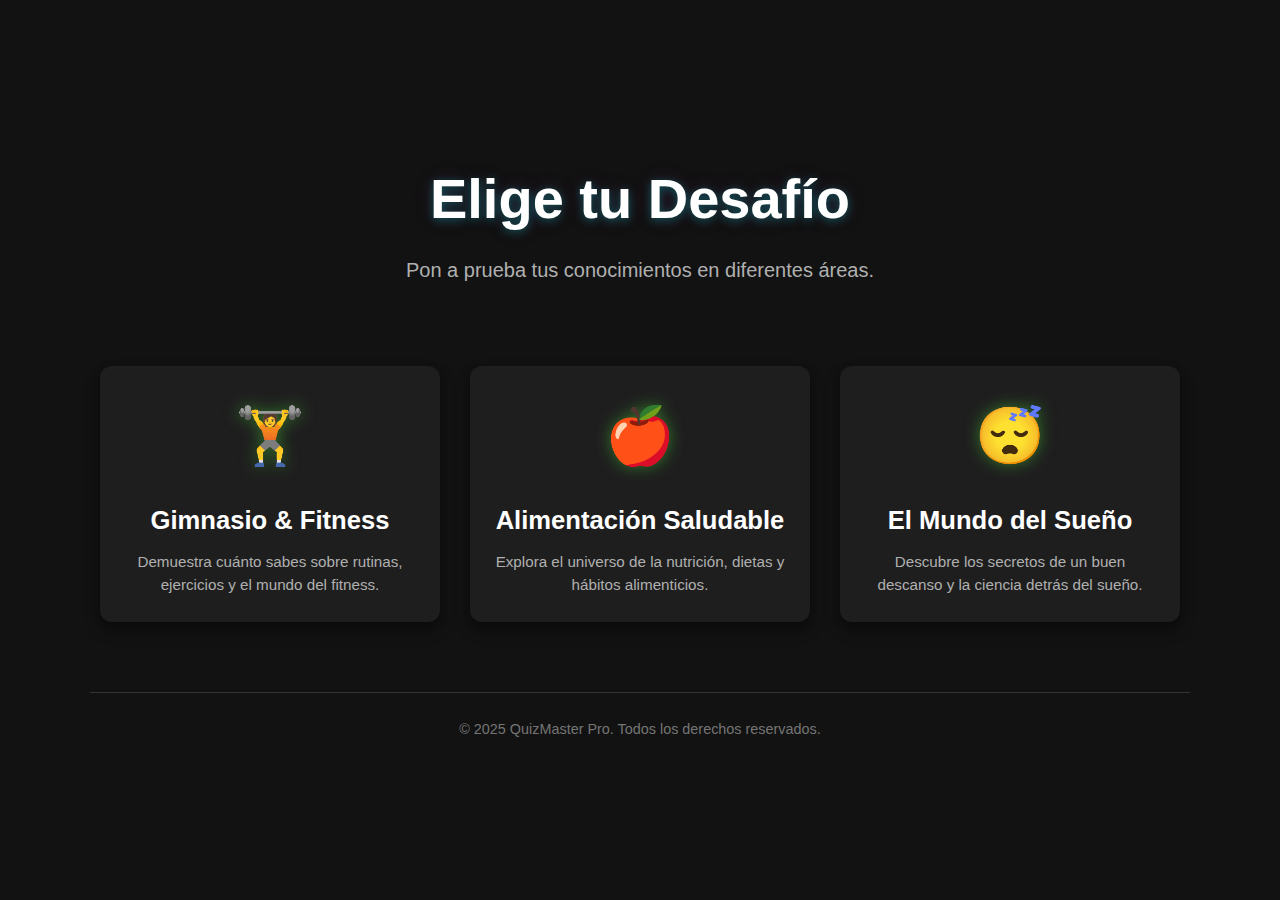
<file: index.html>
<!DOCTYPE html>
<html lang="es">
<head>
    <meta charset="UTF-8">
    <meta name="viewport" content="width=device-width, initial-scale=1.0">
    <title>Quiz Fitness - Elige tu Desafío</title>
    <link rel="stylesheet" href="styles.css">
    </head>
<body>
    <div class="main-container">
        <header>
            <h1>Elige tu Desafío</h1>
            <p class="subtitle">Pon a prueba tus conocimientos en diferentes áreas.</p>
        </header>

        <main class="quiz-selection-grid">
            <a href="gym.html" class="quiz-card">
                <div class="card-icon">
                    <span role="img" aria-label="Icono de pesa">🏋️</span>
                </div>
                <div class="card-content">
                    <h2>Gimnasio & Fitness</h2>
                    <p>Demuestra cuánto sabes sobre rutinas, ejercicios y el mundo del fitness.</p>
                </div>
            </a>

            <a href="food.html" class="quiz-card">
                <div class="card-icon">
                    <span role="img" aria-label="Icono de manzana">🍎</span>
                </div>
                <div class="card-content">
                    <h2>Alimentación Saludable</h2>
                    <p>Explora el universo de la nutrición, dietas y hábitos alimenticios.</p>
                </div>
            </a>

            <a href="sleep.html" class="quiz-card">
                <div class="card-icon">
                    <span role="img" aria-label="Icono de luna durmiendo">😴</span>
                </div>
                <div class="card-content">
                    <h2>El Mundo del Sueño</h2>
                    <p>Descubre los secretos de un buen descanso y la ciencia detrás del sueño.</p>
                </div>
            </a>
        </main>

        <footer>
            <p>&copy; 2025 QuizMaster Pro. Todos los derechos reservados.</p>
        </footer>
    </div>
</body>
</html>
</file>
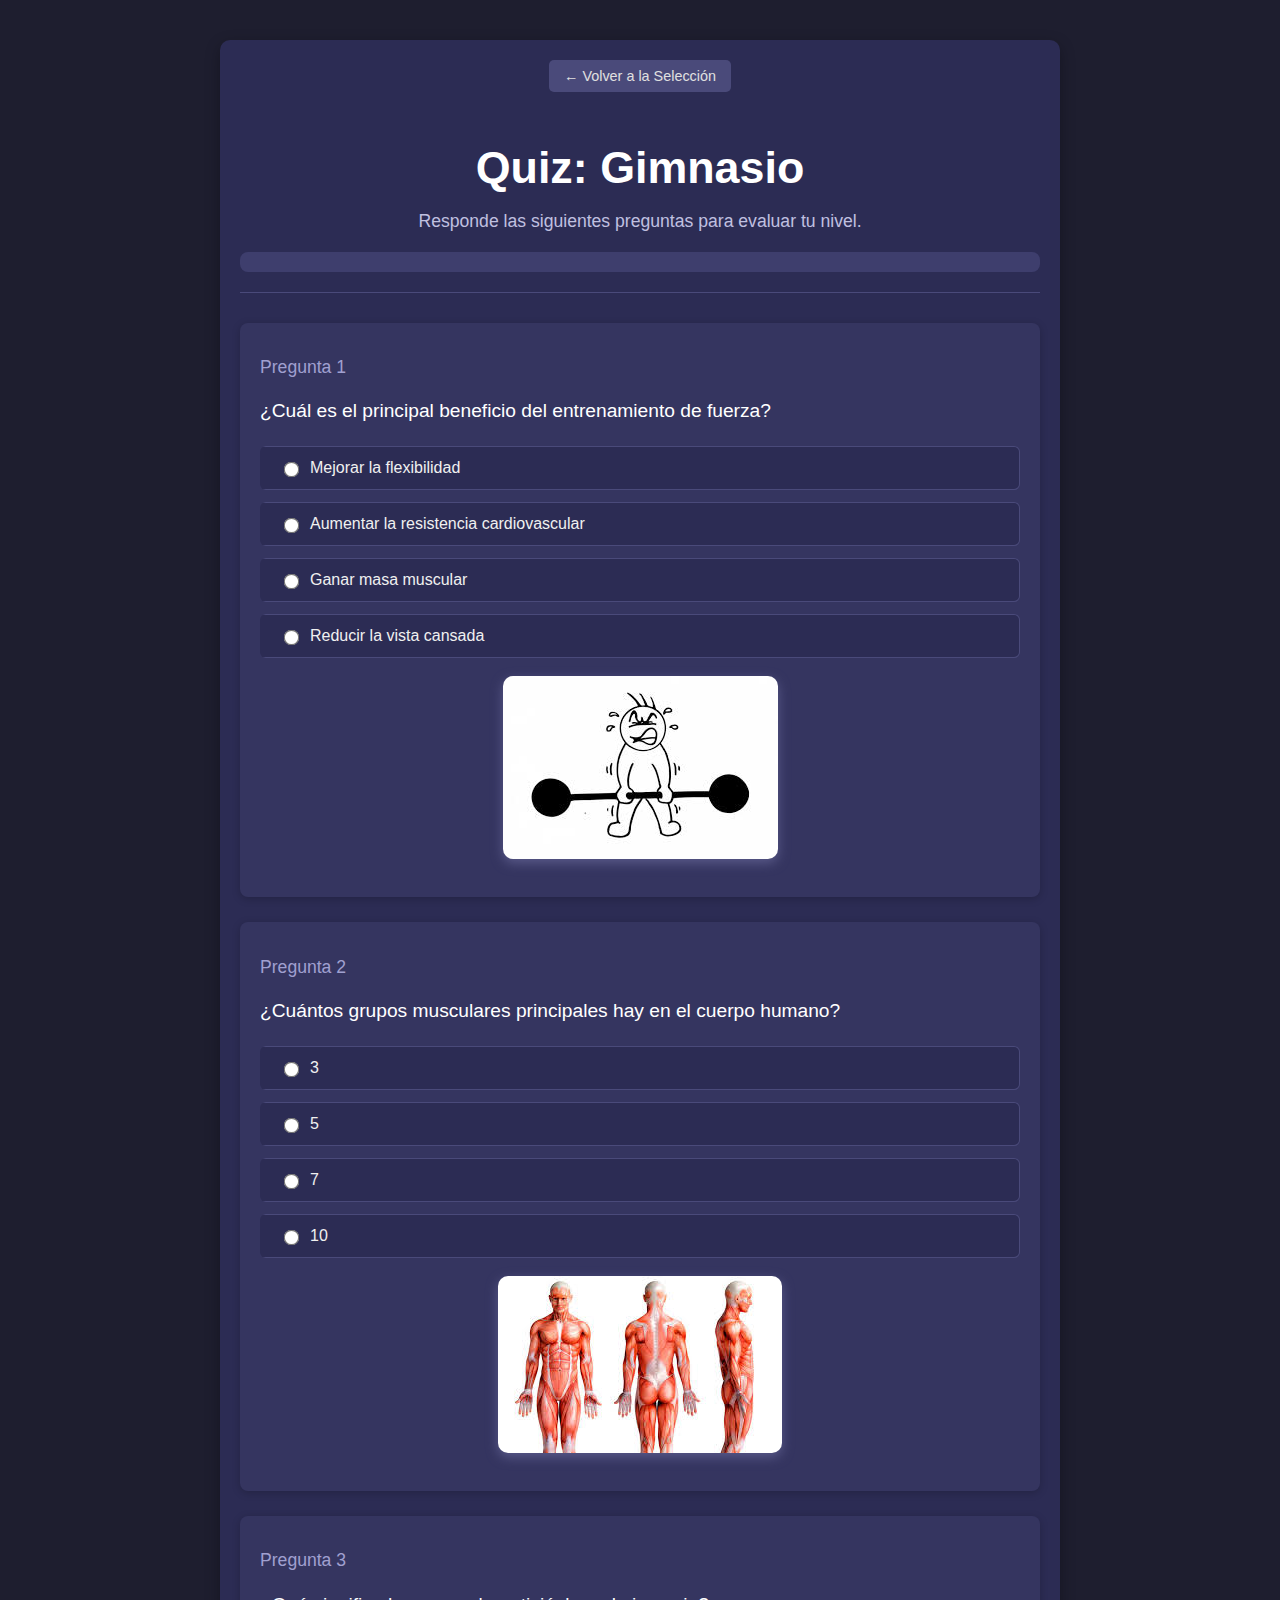
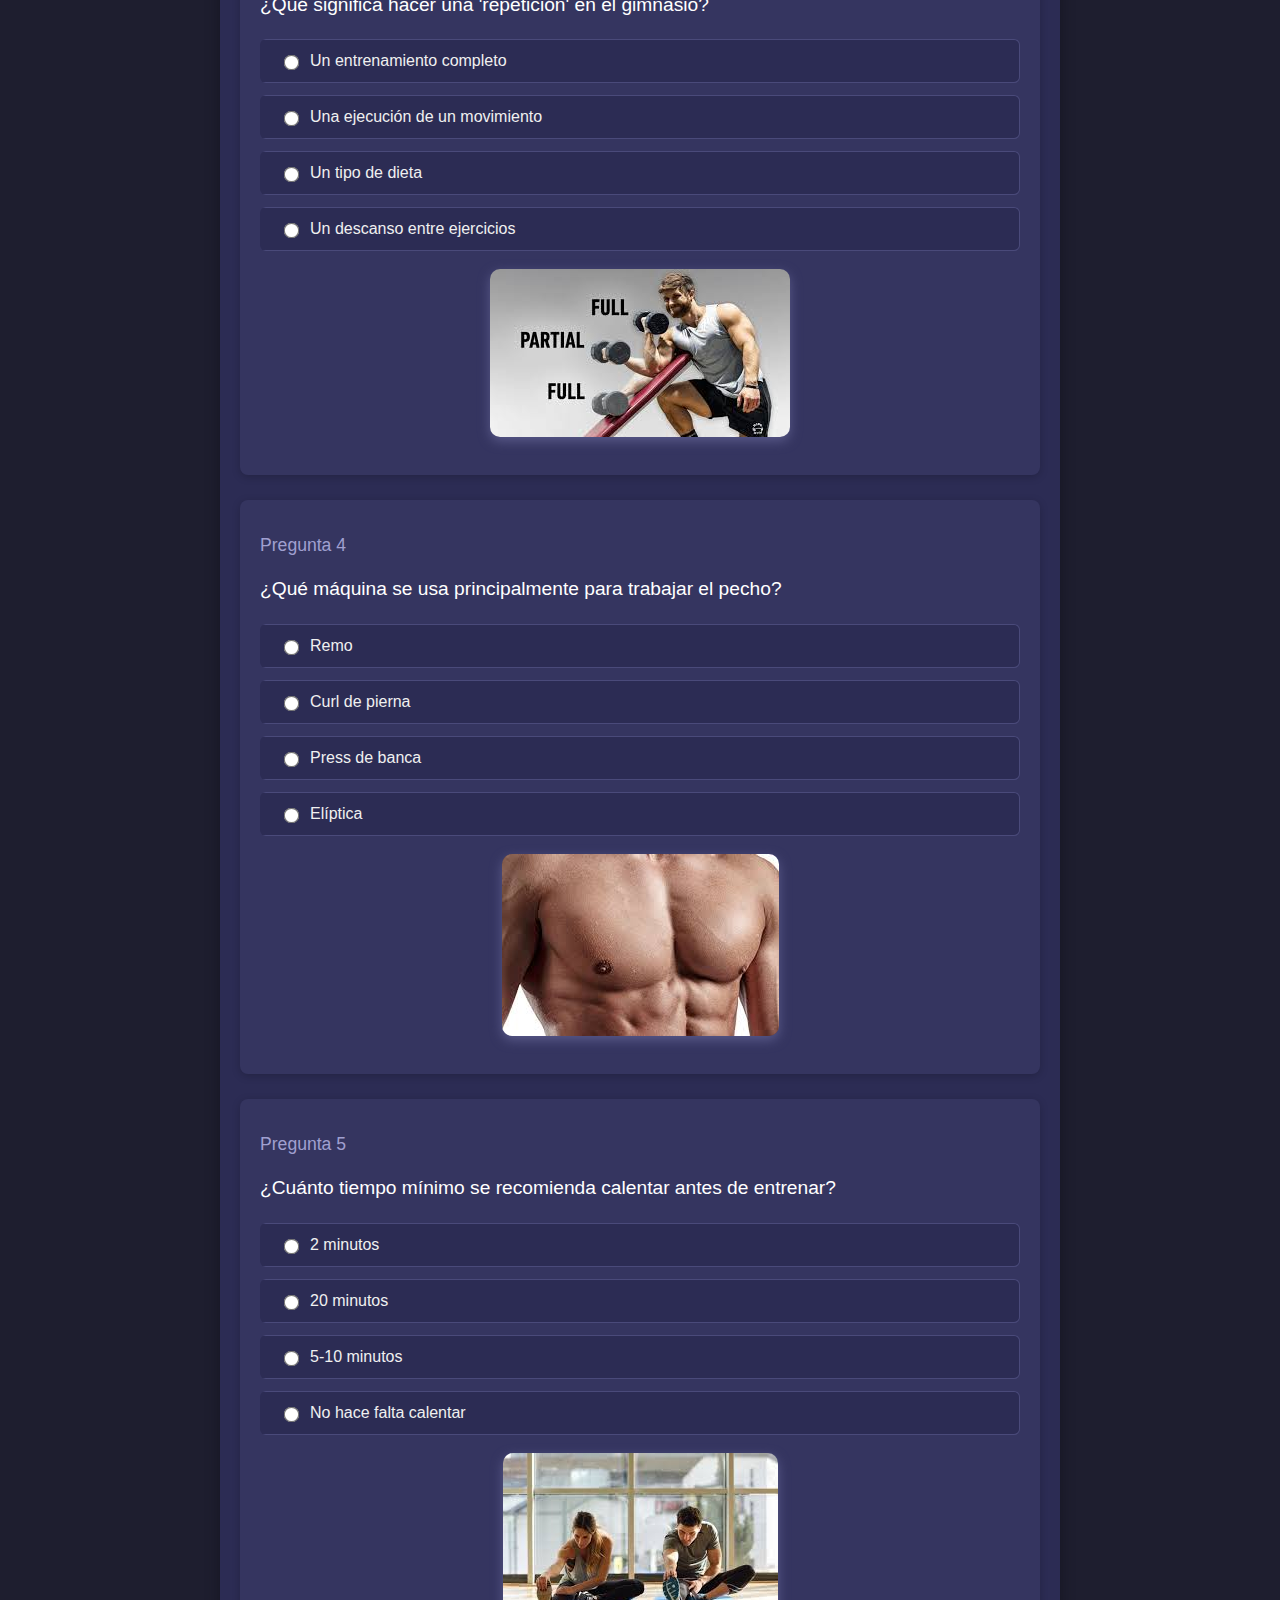
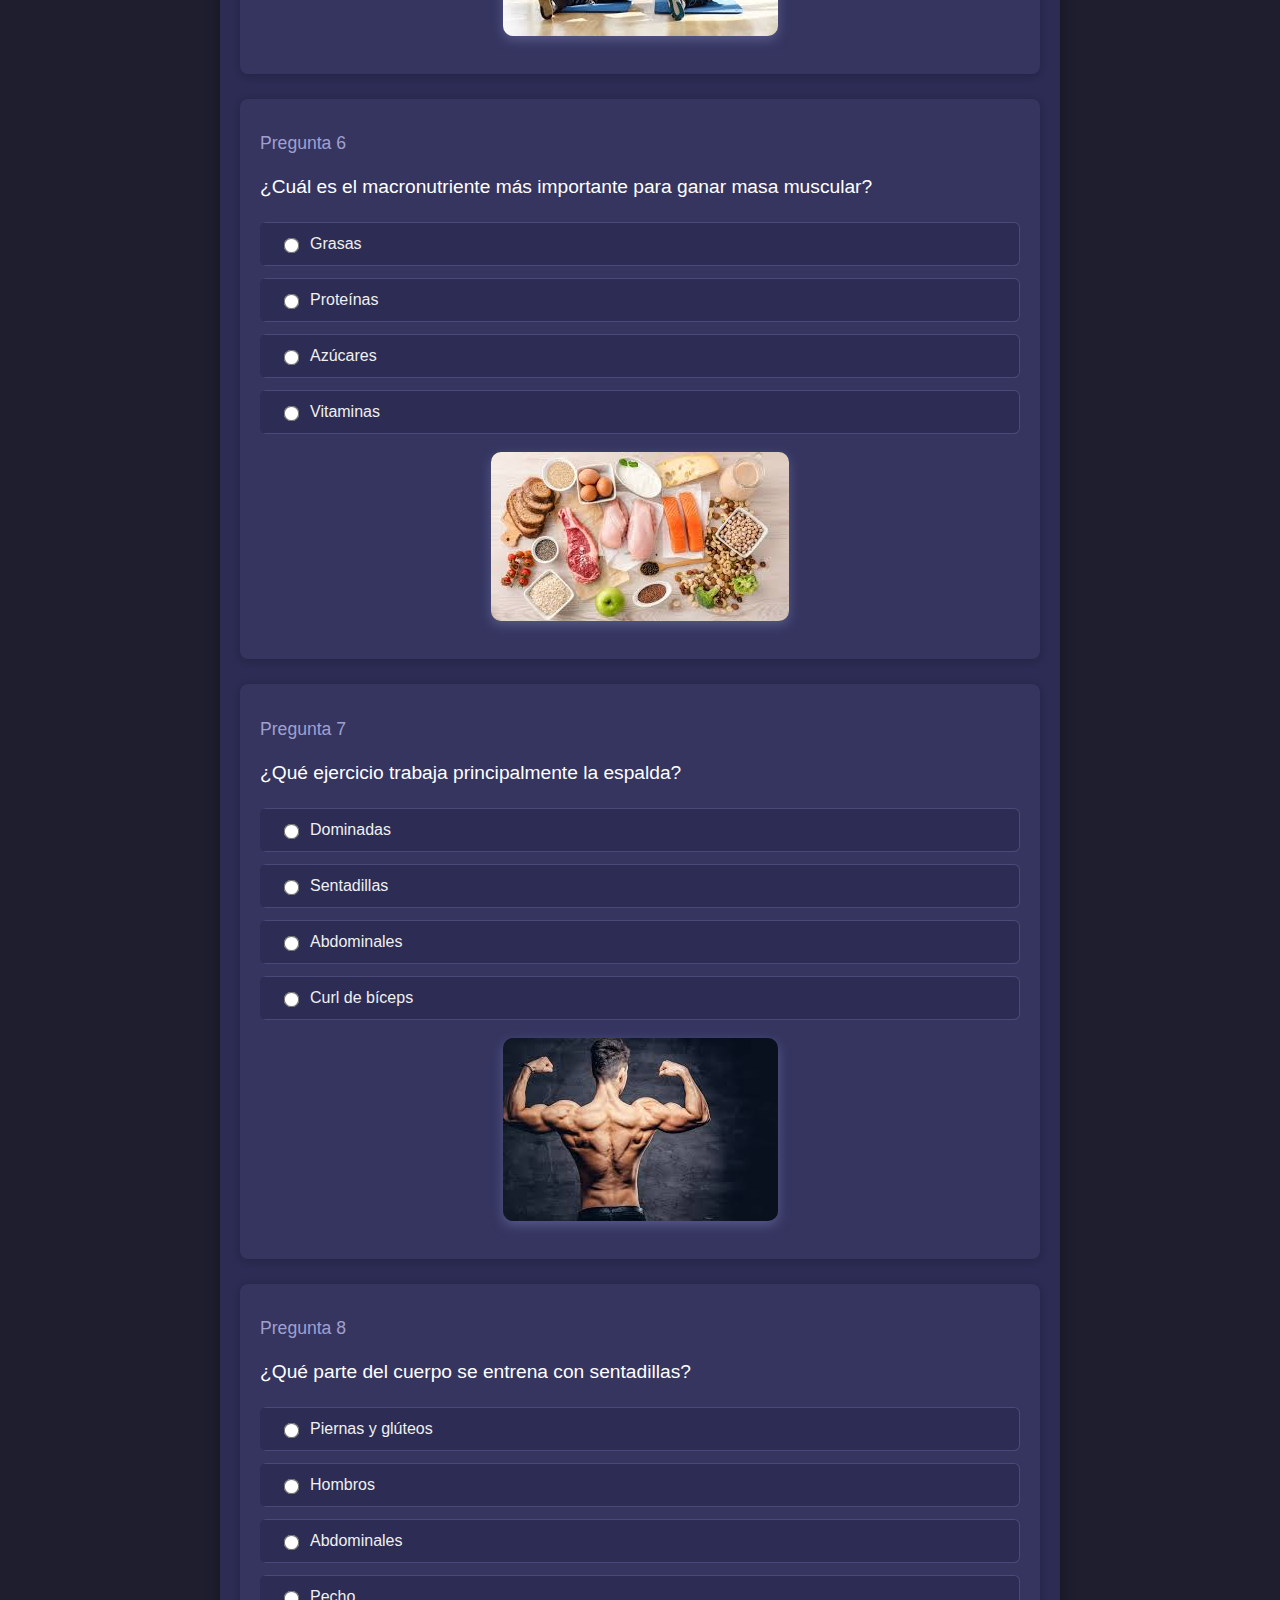
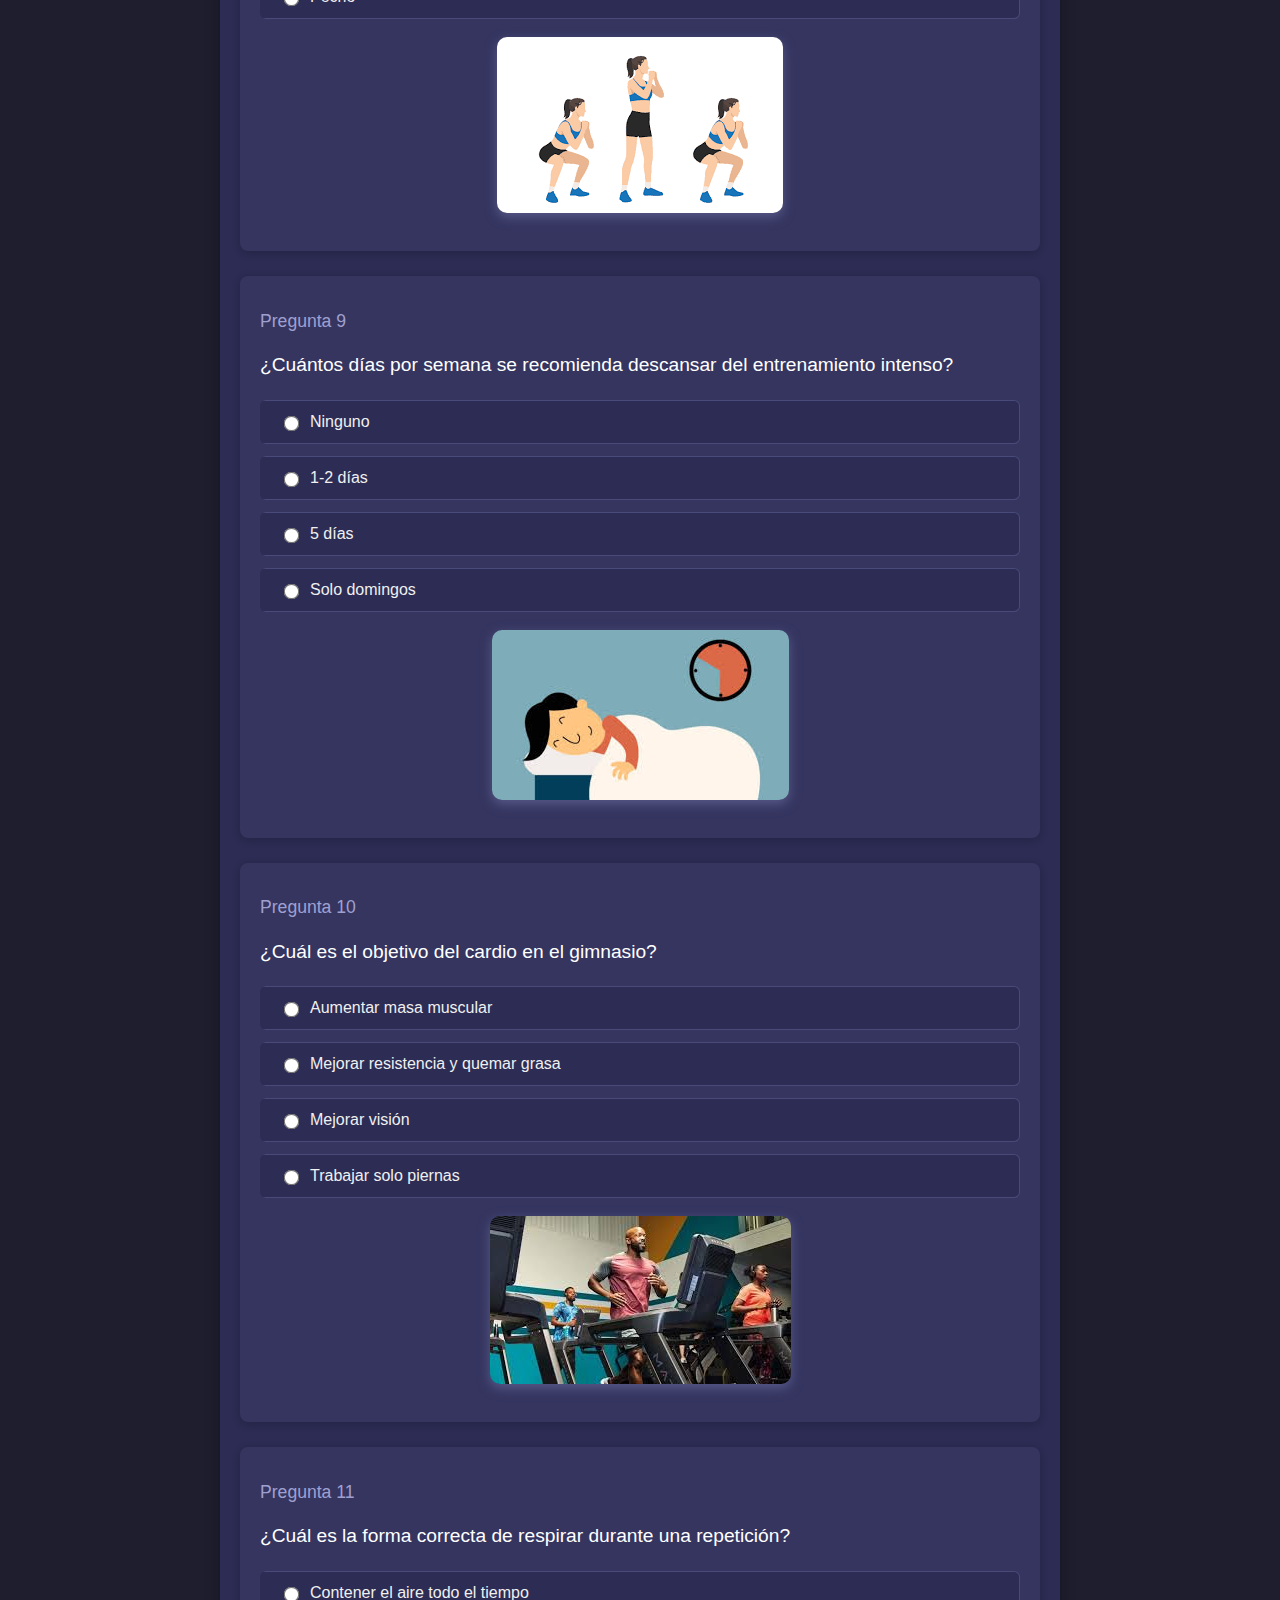
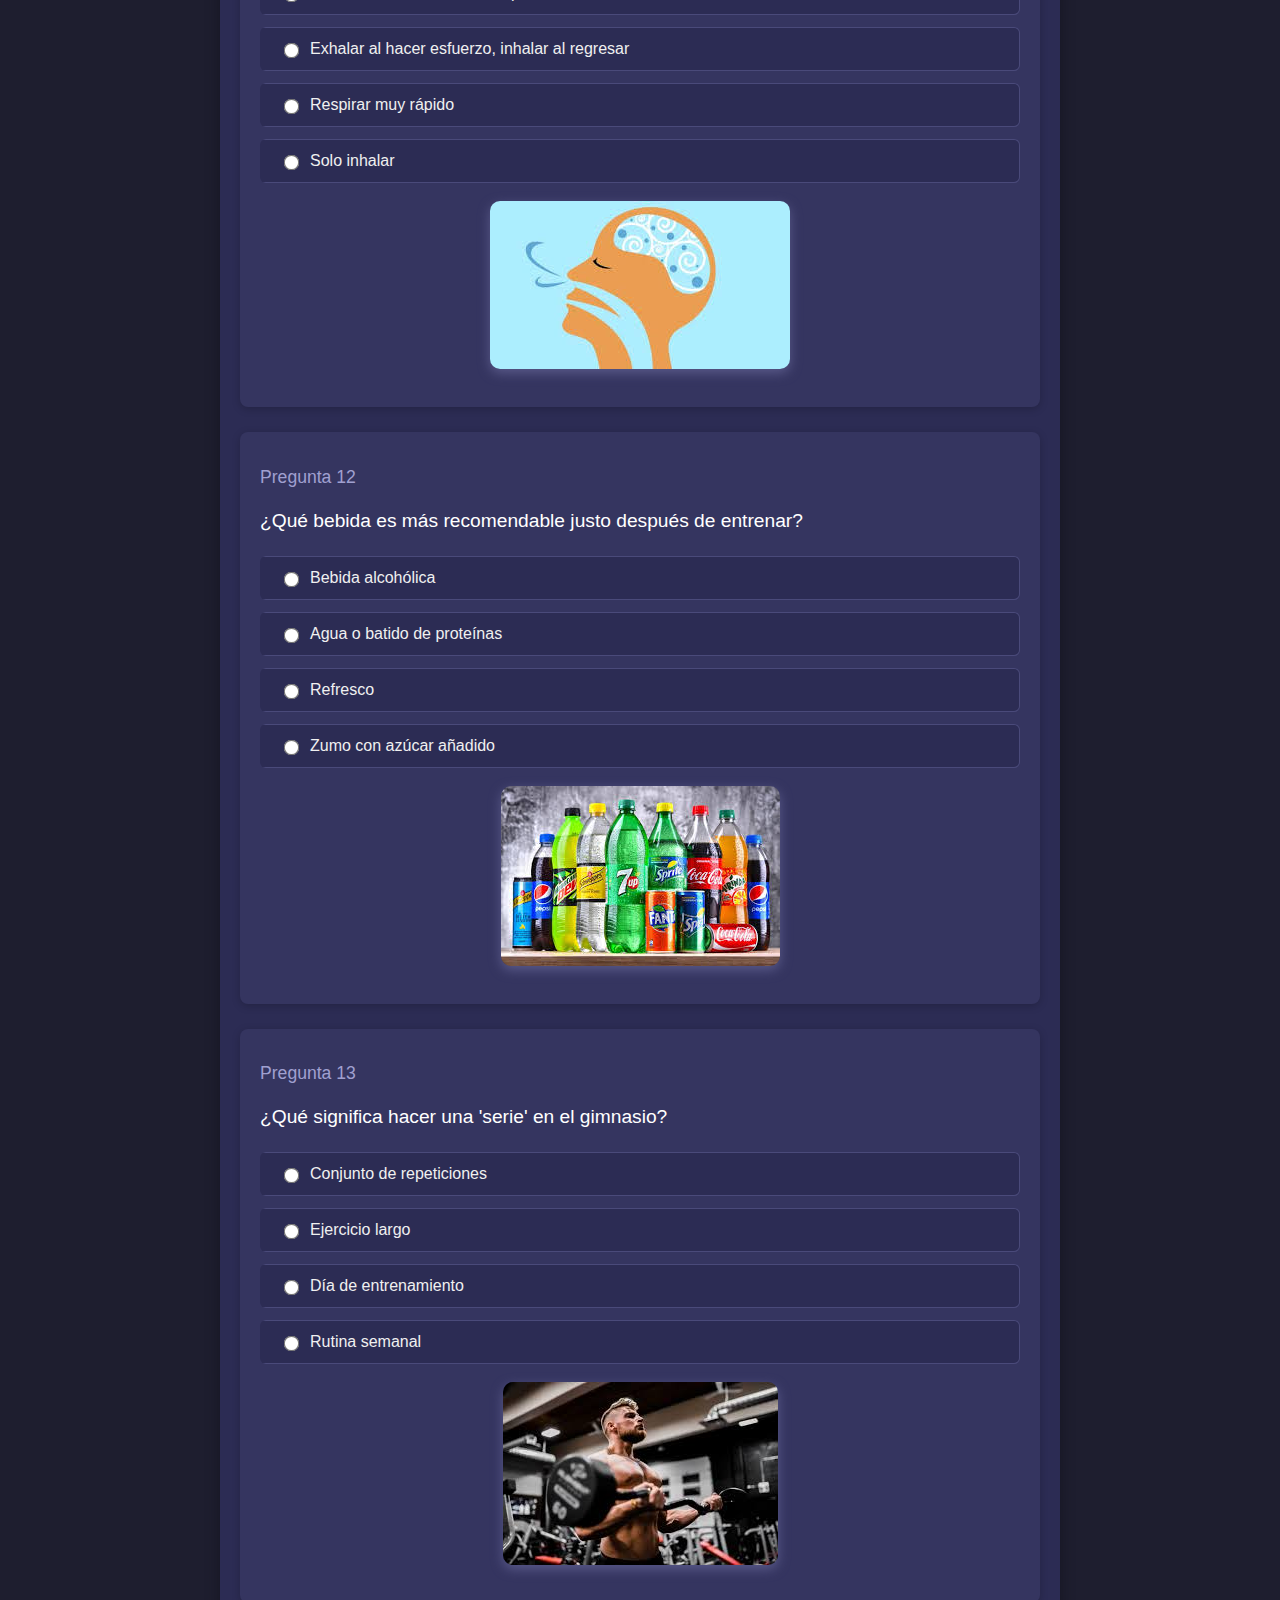
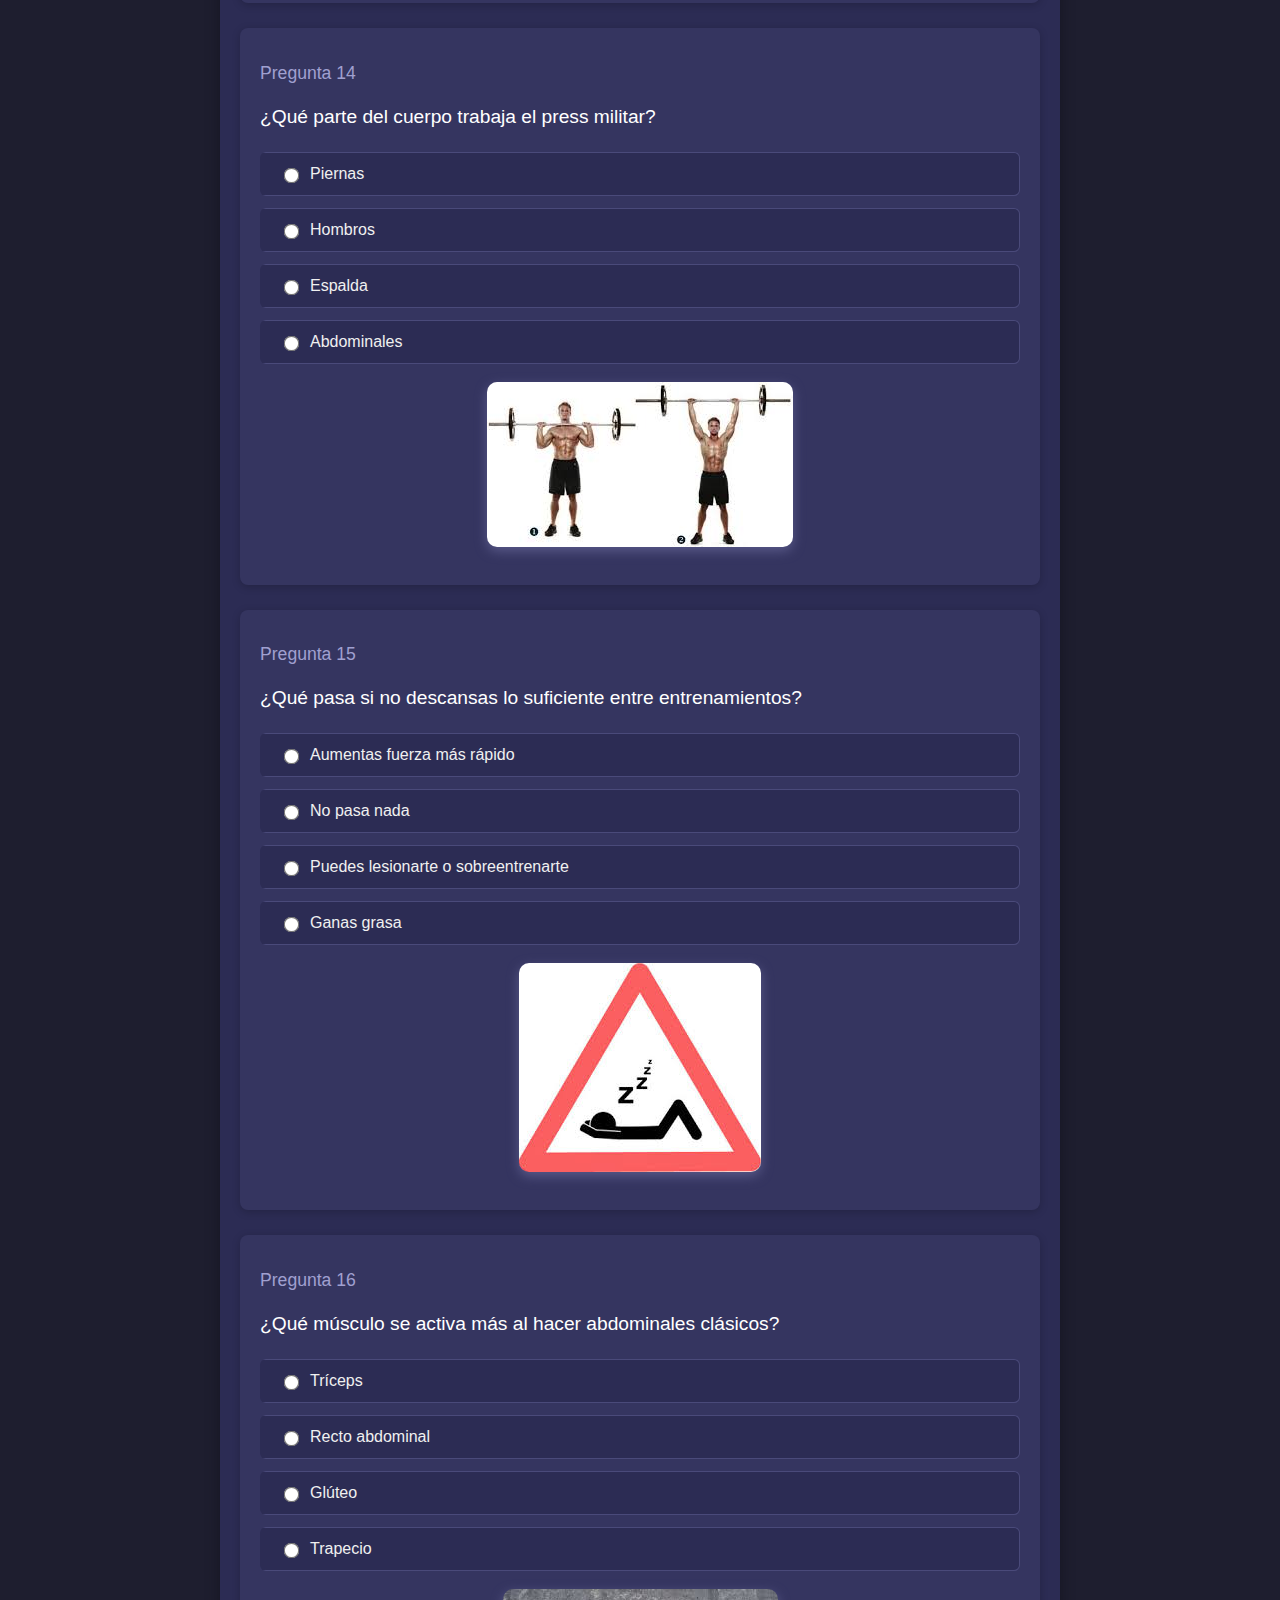
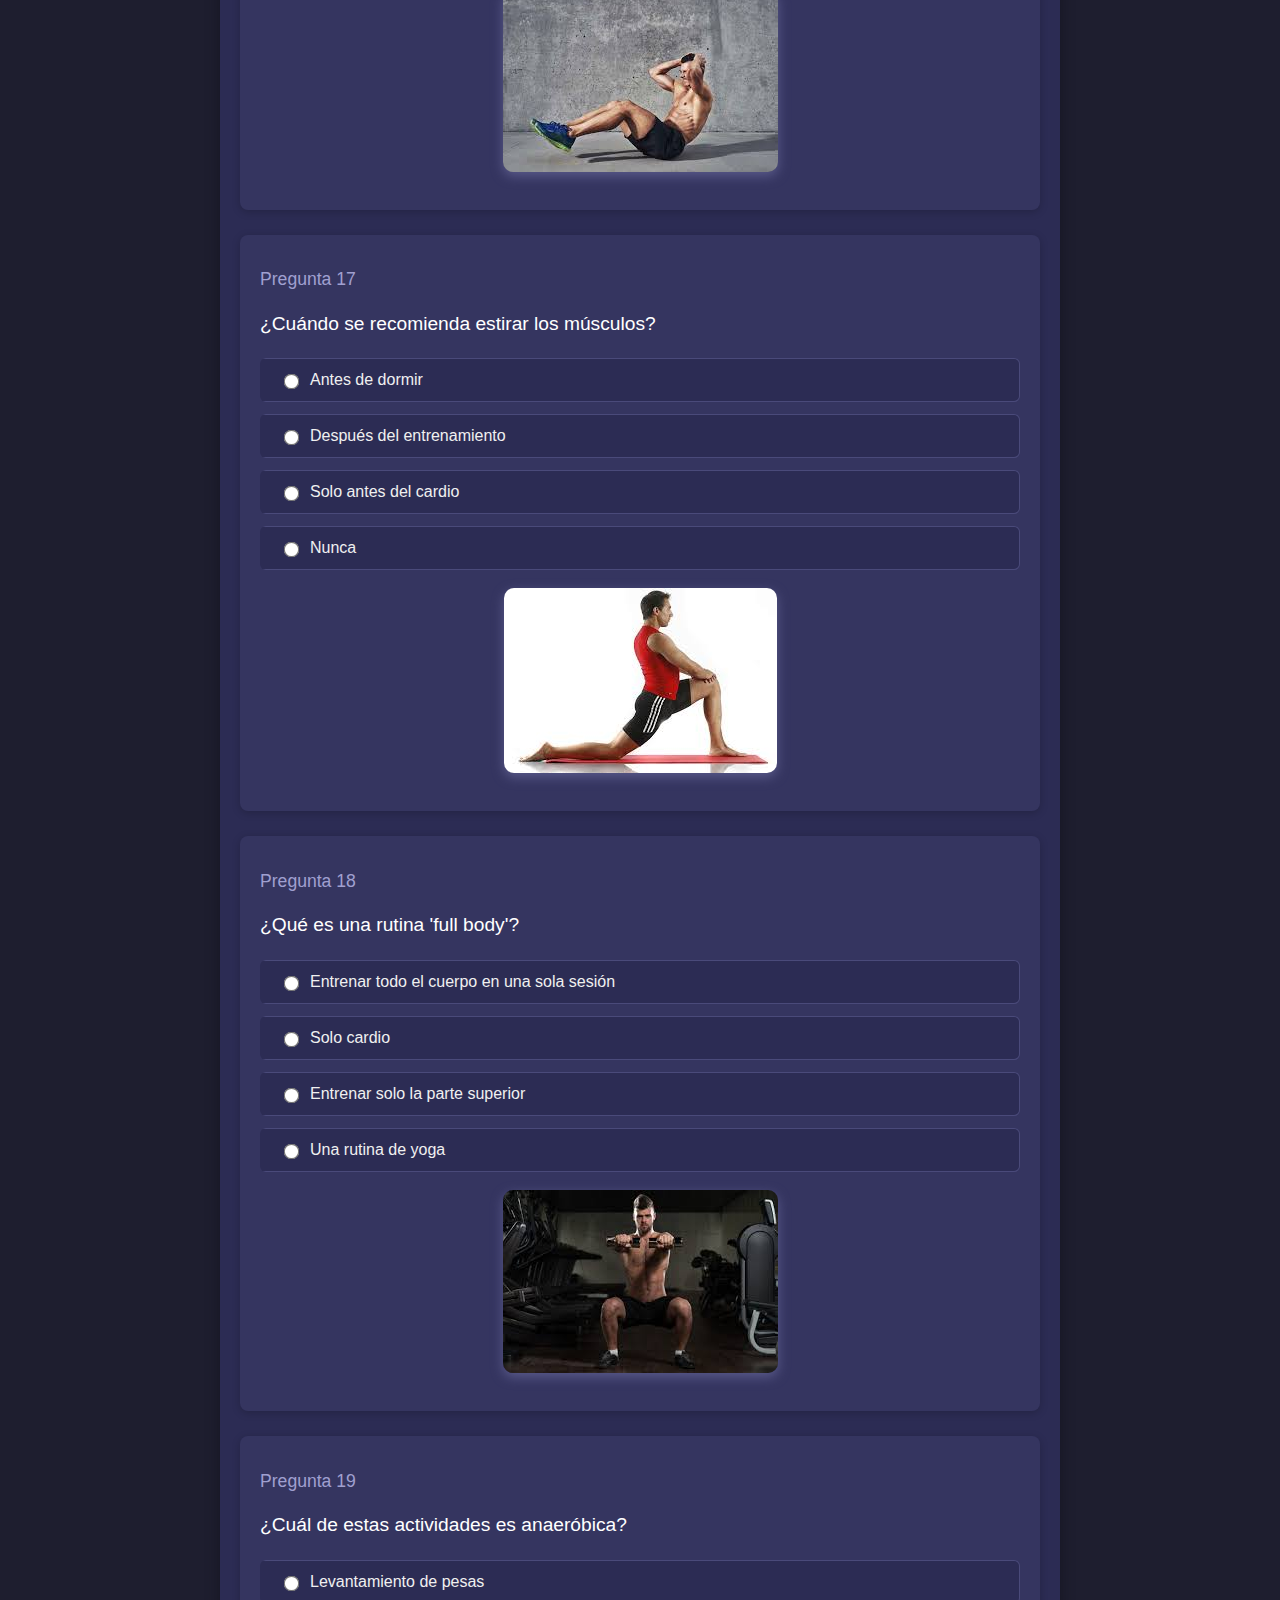
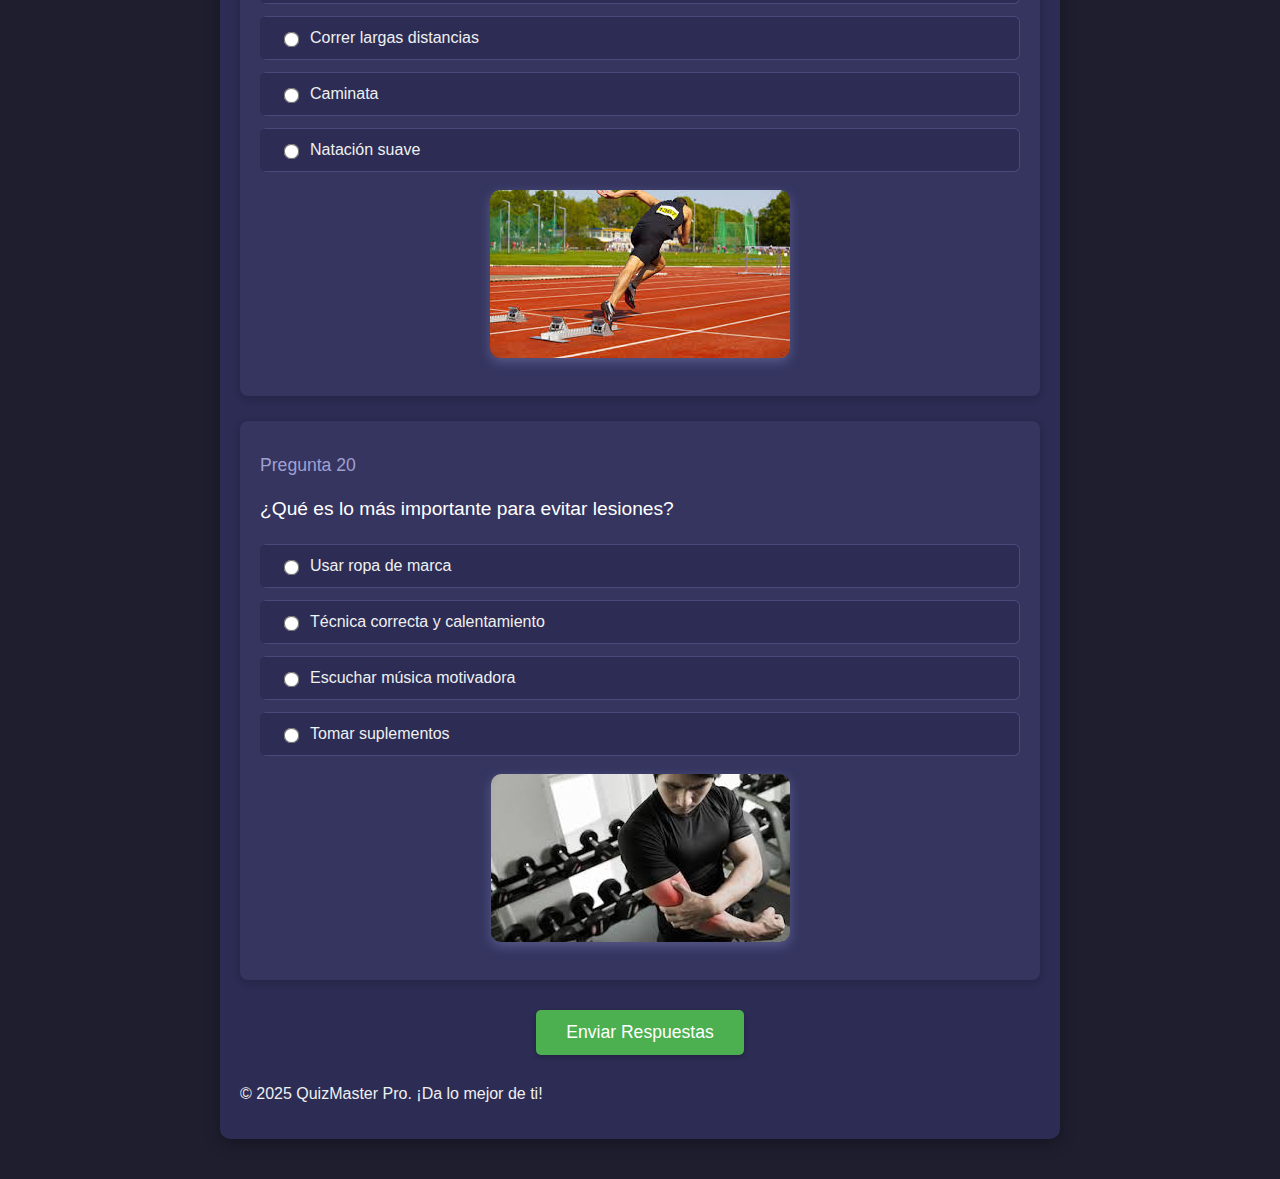
<file: gym.html>
<!DOCTYPE html>
<html lang="es">
<head>
    <meta charset="UTF-8">
    <meta name="viewport" content="width=device-width, initial-scale=1.0">
    <title>Quiz: Gimnasio - Conocimientos</title>
    <link rel="stylesheet" href="gym.css">
</head>
<body>
    <div class="quiz-main-container">
    <header class="quiz-header">
        <a href="index.html" class="back-to-home-button">&larr; Volver a la Selección</a>
        <h1>Quiz: Gimnasio</h1>
        <p class="quiz-subtitle">Responde las siguientes preguntas para evaluar tu nivel.</p>
        <div class="progress-bar-container">
            <div id="progressBar" class="progress-bar" style="width: 0%;"></div>
        </div>
    </header>


        <main class="contenido-quiz">
            <form id="formularioQuiz">
                <div class="bloque-pregunta">
                    <h2 class="titulo-pregunta">Pregunta 1</h2>
                    <p class="texto-pregunta">¿Cuál es el principal beneficio del entrenamiento de fuerza?</p>
                    <div class="grupo-opciones">
                        <label><input type="radio" name="q1" value="a"> Mejorar la flexibilidad</label>
                        <label><input type="radio" name="q1" value="b"> Aumentar la resistencia cardiovascular</label>
                        <label><input type="radio" name="q1" value="c"> Ganar masa muscular</label>
                        <label><input type="radio" name="q1" value="d"> Reducir la vista cansada</label>
                    </div>
                    <img class="imagen-pregunta" src="imagenes gym/fuerza.jpg" alt="Imagen relacionada con la pregunta">

                </div>
                <div class="bloque-pregunta">
                    <h2 class="titulo-pregunta">Pregunta 2</h2>
                    <p class="texto-pregunta">¿Cuántos grupos musculares principales hay en el cuerpo humano?</p>
                    <div class="grupo-opciones">
                        <label><input type="radio" name="q2" value="a"> 3</label>
                        <label><input type="radio" name="q2" value="b"> 5</label>
                        <label><input type="radio" name="q2" value="c"> 7</label>
                        <label><input type="radio" name="q2" value="d"> 10</label>
                    </div>
                    <img class="imagen-pregunta" src="imagenes gym/grupos.jpg" alt="Imagen relacionada con la pregunta">
                </div>
                
                <div class="bloque-pregunta">
                    <h2 class="titulo-pregunta">Pregunta 3</h2>
                    <p class="texto-pregunta">¿Qué significa hacer una 'repetición' en el gimnasio?</p>
                    <div class="grupo-opciones">
                        <label><input type="radio" name="q3" value="a"> Un entrenamiento completo</label>
                        <label><input type="radio" name="q3" value="b"> Una ejecución de un movimiento</label>
                        <label><input type="radio" name="q3" value="c"> Un tipo de dieta</label>
                        <label><input type="radio" name="q3" value="d"> Un descanso entre ejercicios</label>
                    </div>
                    <img class="imagen-pregunta" src="imagenes gym/repeticion.jpg" alt="Imagen relacionada con la pregunta">

                </div>

                <div class="bloque-pregunta">
                    <h2 class="titulo-pregunta">Pregunta 4</h2>
                    <p class="texto-pregunta">¿Qué máquina se usa principalmente para trabajar el pecho?</p>
                    <div class="grupo-opciones">
                        <label><input type="radio" name="q4" value="a"> Remo</label>
                        <label><input type="radio" name="q4" value="b"> Curl de pierna</label>
                        <label><input type="radio" name="q4" value="c"> Press de banca</label>
                        <label><input type="radio" name="q4" value="d"> Elíptica</label>
                    </div>
                    <img class="imagen-pregunta" src="imagenes gym/pecho.jpg" alt="Imagen relacionada con la pregunta">
                </div>

                <div class="bloque-pregunta">
                    <h2 class="titulo-pregunta">Pregunta 5</h2>
                    <p class="texto-pregunta">¿Cuánto tiempo mínimo se recomienda calentar antes de entrenar?</p>
                    <div class="grupo-opciones">
                        <label><input type="radio" name="q5" value="a"> 2 minutos</label>
                        <label><input type="radio" name="q5" value="b"> 20 minutos</label>
                        <label><input type="radio" name="q5" value="c"> 5-10 minutos</label>
                        <label><input type="radio" name="q5" value="d"> No hace falta calentar</label>
                    </div>
                    <img class="imagen-pregunta" src="imagenes gym/calentamiento.jpg" alt="Imagen relacionada con la pregunta">
                </div>

                <div class="bloque-pregunta">
                    <h2 class="titulo-pregunta">Pregunta 6</h2>
                    <p class="texto-pregunta">¿Cuál es el macronutriente más importante para ganar masa muscular?</p>
                    <div class="grupo-opciones">
                        <label><input type="radio" name="q6" value="a"> Grasas</label>
                        <label><input type="radio" name="q6" value="b"> Proteínas</label>
                        <label><input type="radio" name="q6" value="c"> Azúcares</label>
                        <label><input type="radio" name="q6" value="d"> Vitaminas</label>
                    </div>
                    <img class="imagen-pregunta" src="imagenes gym/macros.jpg" alt="Imagen relacionada con la pregunta">
                </div>

                <div class="bloque-pregunta">
                    <h2 class="titulo-pregunta">Pregunta 7</h2>
                    <p class="texto-pregunta">¿Qué ejercicio trabaja principalmente la espalda?</p>
                    <div class="grupo-opciones">
                        <label><input type="radio" name="q7" value="a"> Dominadas</label>
                        <label><input type="radio" name="q7" value="b"> Sentadillas</label>
                        <label><input type="radio" name="q7" value="c"> Abdominales</label>
                        <label><input type="radio" name="q7" value="d"> Curl de bíceps</label>
                    </div>
                    <img class="imagen-pregunta" src="imagenes gym/espalda.jpg" alt="Imagen relacionada con la pregunta">
                </div>

                <div class="bloque-pregunta">
                    <h2 class="titulo-pregunta">Pregunta 8</h2>
                    <p class="texto-pregunta">¿Qué parte del cuerpo se entrena con sentadillas?</p>
                    <div class="grupo-opciones">
                        <label><input type="radio" name="q8" value="a"> Piernas y glúteos</label>
                        <label><input type="radio" name="q8" value="b"> Hombros</label>
                        <label><input type="radio" name="q8" value="c"> Abdominales</label>
                        <label><input type="radio" name="q8" value="d"> Pecho</label>
                    </div>
                    <img class="imagen-pregunta" src="imagenes gym/sentadilla.png" alt="Imagen relacionada con la pregunta">

                </div>

                <div class="bloque-pregunta">
                    <h2 class="titulo-pregunta">Pregunta 9</h2>
                    <p class="texto-pregunta">¿Cuántos días por semana se recomienda descansar del entrenamiento intenso?</p>
                    <div class="grupo-opciones">
                        <label><input type="radio" name="q9" value="a"> Ninguno</label>
                        <label><input type="radio" name="q9" value="b"> 1-2 días</label>
                        <label><input type="radio" name="q9" value="c"> 5 días</label>
                        <label><input type="radio" name="q9" value="d"> Solo domingos</label>
                    </div>
                    <img class="imagen-pregunta" src="imagenes gym/descanso.jpg" alt="Imagen relacionada con la pregunta">
                </div>

                <div class="bloque-pregunta">
                    <h2 class="titulo-pregunta">Pregunta 10</h2>
                    <p class="texto-pregunta">¿Cuál es el objetivo del cardio en el gimnasio?</p>
                    <div class="grupo-opciones">
                        <label><input type="radio" name="q10" value="a"> Aumentar masa muscular</label>
                        <label><input type="radio" name="q10" value="b"> Mejorar resistencia y quemar grasa</label>
                        <label><input type="radio" name="q10" value="c"> Mejorar visión</label>
                        <label><input type="radio" name="q10" value="d"> Trabajar solo piernas</label>
                    </div>
                    <img class="imagen-pregunta" src="imagenes gym/cardio.jpg" alt="Imagen relacionada con la pregunta">
                </div>

                <div class="bloque-pregunta">
                    <h2 class="titulo-pregunta">Pregunta 11</h2>
                    <p class="texto-pregunta">¿Cuál es la forma correcta de respirar durante una repetición?</p>
                    <div class="grupo-opciones">
                        <label><input type="radio" name="q11" value="a"> Contener el aire todo el tiempo</label>
                        <label><input type="radio" name="q11" value="b"> Exhalar al hacer esfuerzo, inhalar al regresar</label>
                        <label><input type="radio" name="q11" value="c"> Respirar muy rápido</label>
                        <label><input type="radio" name="q11" value="d"> Solo inhalar</label>
                    </div>
                    <img class="imagen-pregunta" src="imagenes gym/respiracion.jpg" alt="Imagen relacionada con la pregunta">
                </div>

                <div class="bloque-pregunta">
                    <h2 class="titulo-pregunta">Pregunta 12</h2>
                    <p class="texto-pregunta">¿Qué bebida es más recomendable justo después de entrenar?</p>
                    <div class="grupo-opciones">
                        <label><input type="radio" name="q12" value="a"> Bebida alcohólica</label>
                        <label><input type="radio" name="q12" value="b"> Agua o batido de proteínas</label>
                        <label><input type="radio" name="q12" value="c"> Refresco</label>
                        <label><input type="radio" name="q12" value="d"> Zumo con azúcar añadido</label>
                    </div>
                    <img class="imagen-pregunta" src="imagenes gym/bebidas.jpg" alt="Imagen relacionada con la pregunta">
                </div>

                <div class="bloque-pregunta">
                    <h2 class="titulo-pregunta">Pregunta 13</h2>
                    <p class="texto-pregunta">¿Qué significa hacer una 'serie' en el gimnasio?</p>
                    <div class="grupo-opciones">
                        <label><input type="radio" name="q13" value="a"> Conjunto de repeticiones</label>
                        <label><input type="radio" name="q13" value="b"> Ejercicio largo</label>
                        <label><input type="radio" name="q13" value="c"> Día de entrenamiento</label>
                        <label><input type="radio" name="q13" value="d"> Rutina semanal</label>
                    </div>
                    <img class="imagen-pregunta" src="imagenes gym/serie.jpg" alt="Imagen relacionada con la pregunta">
                </div>

                <div class="bloque-pregunta">
                    <h2 class="titulo-pregunta">Pregunta 14</h2>
                    <p class="texto-pregunta">¿Qué parte del cuerpo trabaja el press militar?</p>
                    <div class="grupo-opciones">
                        <label><input type="radio" name="q14" value="a"> Piernas</label>
                        <label><input type="radio" name="q14" value="b"> Hombros</label>
                        <label><input type="radio" name="q14" value="c"> Espalda</label>
                        <label><input type="radio" name="q14" value="d"> Abdominales</label>
                    </div>
                    <img class="imagen-pregunta" src="imagenes gym/militar.jpg" alt="Imagen relacionada con la pregunta">
                </div>

                <div class="bloque-pregunta">
                    <h2 class="titulo-pregunta">Pregunta 15</h2>
                    <p class="texto-pregunta">¿Qué pasa si no descansas lo suficiente entre entrenamientos?</p>
                    <div class="grupo-opciones">
                        <label><input type="radio" name="q15" value="a"> Aumentas fuerza más rápido</label>
                        <label><input type="radio" name="q15" value="b"> No pasa nada</label>
                        <label><input type="radio" name="q15" value="c"> Puedes lesionarte o sobreentrenarte</label>
                        <label><input type="radio" name="q15" value="d"> Ganas grasa</label>
                    </div>
                    <img class="imagen-pregunta" src="imagenes gym/peligro.jpg" alt="Imagen relacionada con la pregunta">

                </div>

                <div class="bloque-pregunta">
                    <h2 class="titulo-pregunta">Pregunta 16</h2>
                    <p class="texto-pregunta">¿Qué músculo se activa más al hacer abdominales clásicos?</p>
                    <div class="grupo-opciones">
                        <label><input type="radio" name="q16" value="a"> Tríceps</label>
                        <label><input type="radio" name="q16" value="b"> Recto abdominal</label>
                        <label><input type="radio" name="q16" value="c"> Glúteo</label>
                        <label><input type="radio" name="q16" value="d"> Trapecio</label>
                    </div>
                    <img class="imagen-pregunta" src="imagenes gym/abs.jpg" alt="Imagen relacionada con la pregunta">

                </div>
            
                <div class="bloque-pregunta">
                    <h2 class="titulo-pregunta">Pregunta 17</h2>
                    <p class="texto-pregunta">¿Cuándo se recomienda estirar los músculos?</p>
                    <div class="grupo-opciones">
                        <label><input type="radio" name="q17" value="a"> Antes de dormir</label>
                        <label><input type="radio" name="q17" value="b"> Después del entrenamiento</label>
                        <label><input type="radio" name="q17" value="c"> Solo antes del cardio</label>
                        <label><input type="radio" name="q17" value="d"> Nunca</label>
                    </div>
                    <img class="imagen-pregunta" src="imagenes gym/estiramientos.jpg" alt="Imagen relacionada con la pregunta">

                </div>

                <div class="bloque-pregunta">
                    <h2 class="titulo-pregunta">Pregunta 18</h2>
                    <p class="texto-pregunta">¿Qué es una rutina 'full body'?</p>
                    <div class="grupo-opciones">
                        <label><input type="radio" name="q18" value="a"> Entrenar todo el cuerpo en una sola sesión</label>
                        <label><input type="radio" name="q18" value="b"> Solo cardio</label>
                        <label><input type="radio" name="q18" value="c"> Entrenar solo la parte superior</label>
                        <label><input type="radio" name="q18" value="d"> Una rutina de yoga</label>
                    </div>
                    <img class="imagen-pregunta" src="imagenes gym/fullbody.jpg" alt="Imagen relacionada con la pregunta">
                </div>

                <div class="bloque-pregunta">
                    <h2 class="titulo-pregunta">Pregunta 19</h2>
                    <p class="texto-pregunta">¿Cuál de estas actividades es anaeróbica?</p>
                    <div class="grupo-opciones">
                        <label><input type="radio" name="q19" value="a"> Levantamiento de pesas</label>
                        <label><input type="radio" name="q19" value="b"> Correr largas distancias</label>
                        <label><input type="radio" name="q19" value="c"> Caminata</label>
                        <label><input type="radio" name="q19" value="d"> Natación suave</label>
                    </div>
                    <img class="imagen-pregunta" src="imagenes gym/actividad.jpg" alt="Imagen relacionada con la pregunta">
                </div>

                <div class="bloque-pregunta">
                    <h2 class="titulo-pregunta">Pregunta 20</h2>
                    <p class="texto-pregunta">¿Qué es lo más importante para evitar lesiones?</p>
                    <div class="grupo-opciones">
                        <label><input type="radio" name="q20" value="a"> Usar ropa de marca</label>
                        <label><input type="radio" name="q20" value="b"> Técnica correcta y calentamiento</label>
                        <label><input type="radio" name="q20" value="c"> Escuchar música motivadora</label>
                        <label><input type="radio" name="q20" value="d"> Tomar suplementos</label>
                    </div>
                    <img class="imagen-pregunta" src="imagenes gym/lesion.jpg" alt="Imagen relacionada con la pregunta">
                </div>
                <button type="submit" class="submit-button">Enviar Respuestas</button>
            </form>
            <div id="resultado" class="resultado-final" style="display: none;">
                <h2>Resultado del Quiz</h2>
                <p id="mensajeResultado"></p>
            </div>

        </main>

        <footer class="pie-quiz">
            <p>&copy; 2025 QuizMaster Pro. ¡Da lo mejor de ti!</p>
        </footer>
    </div>

   <script>
        const respuestasCorrectas = {
            q1: "c", q2: "c", q3: "b", q4: "c", q5: "c",
            q6: "b", q7: "a", q8: "a", q9: "b", q10: "b",
            q11: "b", q12: "b", q13: "a", q14: "b", q15: "c",
            q16: "b", q17: "b", q18: "a", q19: "a", q20: "b"
        };

        document.getElementById('formularioQuiz').addEventListener('submit', function (e) {
            e.preventDefault();

            const total = Object.keys(respuestasCorrectas).length;
            let aciertos = 0;
            let incompletas = [];

            for (let key in respuestasCorrectas) {
                const opciones = document.getElementsByName(key);
                let respondida = false;

                for (let opcion of opciones) {
                    if (opcion.checked) {
                        respondida = true;
                        if (opcion.value === respuestasCorrectas[key]) {
                            aciertos++;
                        }
                    }
                }

                if (!respondida) incompletas.push(key);

                // Mostrar resultado visual bajo cada bloque de pregunta
                const bloque = document.querySelector(`[name="${key}"]`).closest('.bloque-pregunta');
                let resultadoDiv = bloque.querySelector('.feedback-respuesta');
                if (!resultadoDiv) {
                    resultadoDiv = document.createElement('div');
                    resultadoDiv.className = 'feedback-respuesta';
                    bloque.appendChild(resultadoDiv);
                }
                resultadoDiv.innerHTML = ''; // Reiniciar contenido anterior

                if (respondida) {
                    const opcionSeleccionada = [...opciones].find(op => op.checked);
                    if (opcionSeleccionada.value === respuestasCorrectas[key]) {
                        resultadoDiv.innerHTML = '<p style="color:green;font-weight:bold;margin-top:5px;">✅ ¡Correcto! ¡Bien hecho!</p>';
                    } else {
                        const respuestaCorrecta = [...opciones].find(op => op.value === respuestasCorrectas[key]).parentElement.innerText;
                        resultadoDiv.innerHTML = `<p style="color:red;font-weight:bold;margin-top:5px;">❌ Incorrecto. La respuesta correcta es: "${respuestaCorrecta}"</p>`;
                    }
                }
            }

            if (incompletas.length > 0) {
                document.getElementById("mensajeResultado").innerHTML = "⚠️ Por favor, responde todas las preguntas antes de enviar.";
                document.getElementById("resultado").style.display = "block";
                return;
            }

            const mensaje =
                aciertos >= 18 ? "🔥 ¡Excelente! Sabes muchísimo de gimnasio." :
                aciertos >= 14 ? "💪 ¡Muy bien! Tienes una buena base." :
                aciertos >= 10 ? "👍 Aceptable, pero puedes mejorar." :
                "📘 Necesitas repasar. ¡Sigue entrenando!";

            document.getElementById("mensajeResultado").innerHTML = `Has acertado ${aciertos} de ${total} preguntas.<br>${mensaje}`;
            document.getElementById("resultado").style.display = "block";
            document.getElementById("resultado").scrollIntoView({ behavior: 'smooth' });
        });
    </script>
    <script>
        // Función para actualizar la barra de progreso
        function actualizarBarraProgreso() {
            const totalPreguntas = Object.keys(respuestasCorrectas).length;
            let respondidas = 0;

            for (let key in respuestasCorrectas) {
                const opciones = document.getElementsByName(key);
                for (let opcion of opciones) {
                    if (opcion.checked) {
                        respondidas++;
                        break;
                    }
                }
            }

            const porcentaje = Math.round((respondidas / totalPreguntas) * 100);
            const progressBar = document.getElementById('progressBar');
            progressBar.style.width = `${porcentaje}%`;
            progressBar.textContent = `${porcentaje}%`;
        }
            // Detectar cambios en cualquier radio y actualizar barra
        document.querySelectorAll('input[type="radio"]').forEach((input) => {
            input.addEventListener('change', actualizarBarraProgreso);
        });
    </script>
</body>
</html>
</file>
<file: gym.css>
body {
    background-color: #1e1e2f;
    color: #f0f0f0;
    font-family: -apple-system, BlinkMacSystemFont, "Segoe UI", Roboto, Helvetica, Arial, sans-serif;
    margin: 0;
    padding: 20px;
    display: flex;
    flex-direction: column;
    align-items: center;
    min-height: 100vh;
}

.quiz-main-container {
    width: 100%;
    max-width: 800px;
    margin: 20px auto;
    padding: 20px;
    background-color: #2c2c54;
    border-radius: 10px;
    box-shadow: 0 5px 15px rgba(0, 0, 0, 0.3);
}

.quiz-header {
    text-align: center;
    margin-bottom: 30px;
    padding-bottom: 20px;
    border-bottom: 1px solid #4a4a7a;
}

.quiz-header h1 {
    font-size: clamp(2rem, 4vw, 2.8rem);
    color: #ffffff;
    margin-bottom: 5px;
}

.quiz-subtitle {
    font-size: clamp(0.9rem, 2vw, 1.1rem);
    color: #c0c0e0;
    margin-bottom: 20px;
}

.back-to-home-button {
    display: inline-block;
    margin-bottom: 20px;
    padding: 8px 15px;
    background-color: #4a4a7a;
    color: #e0e0e0;
    text-decoration: none;
    border-radius: 5px;
    font-size: 0.9rem;
    transition: background-color 0.3s ease;
}

.back-to-home-button:hover {
    background-color: #5a5a8a;
}

.progress-bar-container {
    width: 100%;
    background-color: #3e3e6d;
    border-radius: 8px;
    height: 20px; 
    overflow: hidden;
    margin-top: 10px;
}

.progress-bar {
    height: 100%;
    background-color: #4caf50;
    border-radius: 8px;
    transition: width 0.5s ease-in-out;
    font-weight: bold;
    text-align: center;
    line-height: 20px; 
    color: white;
    font-size: 0.9rem;
}

.quiz-content {
    margin-bottom: 30px;
}

.bloque-pregunta {
    background-color: #353560;
    padding: 20px;
    margin-bottom: 25px;
    border-radius: 8px;
    box-shadow: 0 2px 8px rgba(0, 0, 0, 0.2);
}

.titulo-pregunta {
    font-size: 1.1rem;
    color: #a0a0d0;
    margin-bottom: 8px;
    font-weight: 500;
}

.texto-pregunta {
    font-size: 1.2rem;
    color: #ffffff;
    margin-bottom: 20px;
    line-height: 1.5;
}

.grupo-opciones {
    display: flex;
    flex-direction: column;
    gap: 12px;
}

.grupo-opciones label {
    display: flex;
    align-items: center;
    padding: 12px 15px;
    background-color: #2c2c54;
    border-radius: 6px;
    cursor: pointer;
    transition: background-color 0.2s ease, border-left 0.2s ease;
    border: 1px solid #4a4a7a;
    border-left: 5px solid transparent;
}

.grupo-opciones label:hover {
    background-color: #3e3e6d;
    border-left: 5px solid #6a6aff;
}

.grupo-opciones input[type="radio"],
.grupo-opciones input[type="checkbox"] {
    margin-right: 12px;
    accent-color: #6a6aff;
    transform: scale(1.2);
}

.input-group {
    margin-top: 10px;
}

.text-input {
    width: 100%;
    padding: 12px;
    border: 1px solid #4a4a7a;
    background-color: #252545;
    color: #e0e0e0;
    border-radius: 5px;
    font-size: 1rem;
    font-family: inherit;
}

.text-input::placeholder {
    color: #888;
}

.quiz-navigation {
    text-align: center;
    margin-top: 30px;
}

.submit-button {
    background-color: #4CAF50; 
    color: white;
    padding: 12px 30px;
    border: none;
    border-radius: 5px;
    font-size: 1.1rem;
    cursor: pointer;
    transition: background-color 0.3s ease, transform 0.2s ease;
    box-shadow: 0 2px 5px rgba(0,0,0,0.2);
    display: block;
    margin: 30px auto; 
    text-align: center;
}

.submit-button:hover {
    background-color: #45a049;
    transform: translateY(-2px);
}

.quiz-footer {
    text-align: center;
    margin-top: 40px;
    padding-top: 20px;
    border-top: 1px solid #4a4a7a;
    color: #a0a0d0;
    font-size: 0.9em;
}

.imagen-pregunta{
    display: block; 
    margin-left: auto;
    margin-right: auto; 
    margin-top: 2vh;
    margin-bottom: 2vh;
    border-radius: 10px;
    box-shadow: 0px 4px 12px 0px #5a5a8a;
    max-height: 301px; 
    max-width: 90%;   
    width: auto;     
    height: auto;  
}
.resultado-final {
  background-color: #1e1e1e;
  border: 2px solid #4cd137;
  border-radius: 12px;
  padding: 25px;
  margin-top: 30px;
  text-align: center;
  color: #e0e0e0;
  box-shadow: 0 0 15px rgba(76, 209, 55, 0.3);
}

.resultado-final h2 {
  font-size: 1.8rem;
  margin-bottom: 10px;
  color: #4cd137;
}

.resultado-final p {
  font-size: 1.2rem;
}
</file>
<file: styles.css>
/* --- Reset Básico y Configuración General --- */
*,
*::before,
*::after {
    box-sizing: border-box;
    margin: 0;
    padding: 0;
}

body {
    font-family: -apple-system, BlinkMacSystemFont, "Segoe UI", Roboto, Helvetica, Arial, sans-serif, "Apple Color Emoji", "Segoe UI Emoji", "Segoe UI Symbol"; /* Fuente moderna y legible */
    background-color: #121212; /* Fondo oscuro principal */
    color: #e0e0e0; /* Color de texto principal claro */
    line-height: 1.6;
    display: flex;
    flex-direction: column;
    align-items: center;
    min-height: 100vh;
    padding: 20px; /* Espacio alrededor del contenido */
}

/* --- Contenedor Principal --- */
.main-container {
    width: 100%;
    max-width: 1100px; /* Ancho máximo para el contenido */
    margin: auto;
}

/* --- Cabecera --- */
header {
    text-align: center;
    margin-bottom: 50px;
    padding: 20px 0;
}

header h1 {
    font-size: clamp(2.5rem, 5vw, 3.5rem); /* Tamaño de fuente adaptable */
    color: #ffffff;
    font-weight: 700;
    margin-bottom: 10px;
    text-shadow: 0 2px 10px rgba(0, 255, 255, 0.3), 0 0 20px rgba(128, 0, 128, 0.2); /* Sombra de texto sutil y moderna */
}

header .subtitle {
    font-size: clamp(1rem, 2.5vw, 1.25rem);
    color: #b0b0b0; /* Un gris más claro para el subtítulo */
    font-weight: 300;
}

/* --- Rejilla de Selección de Quiz --- */
.quiz-selection-grid {
    display: grid;
    grid-template-columns: repeat(auto-fit, minmax(280px, 1fr)); /* Diseño responsive de tarjetas */
    gap: 30px; /* Espacio entre tarjetas */
    padding: 10px;
}

/* --- Tarjetas de Quiz --- */
.quiz-card {
    background-color: #1e1e1e; /* Fondo de tarjeta ligeramente más claro que el body */
    border-radius: 12px; /* Bordes redondeados */
    padding: 25px;
    text-decoration: none;
    color: #e0e0e0;
    display: flex;
    flex-direction: column; /* Icono arriba, contenido abajo */
    align-items: center; /* Centrar icono y texto */
    text-align: center;
    box-shadow: 0 8px 16px rgba(0, 0, 0, 0.3), /* Sombra principal */
                0 4px 8px rgba(0, 0, 0, 0.2);  /* Sombra secundaria más sutil */
    transition: transform 0.3s ease-in-out, box-shadow 0.3s ease-in-out, background-color 0.3s ease;
    overflow: hidden; /* Para efectos de borde o pseudo-elementos si se añaden */
    position: relative; /* Para posibles pseudo-elementos de acento */
}

.quiz-card:hover,
.quiz-card:focus-visible { /* :focus-visible para accesibilidad */
    transform: translateY(-8px) scale(1.02); /* Efecto de elevación y ligero zoom */
    box-shadow: 0 12px 24px rgba(0, 0, 0, 0.4),
                0 6px 12px rgba(0, 0, 0, 0.3),
                0 0 0 3px rgba(76, 209, 55, 0.7); /* Borde de acento al hacer hover/focus (ej. verde) */
    background-color: #2a2a2a; /* Fondo ligeramente más claro al interactuar */
    outline: none; /* Quitar el outline por defecto si se usa box-shadow como indicador de foco */
}

.quiz-card .card-icon {
    font-size: 3.5rem; /* Tamaño del icono */
    margin-bottom: 20px;
    color: #4cd137; /* Color de acento para los iconos (ej. verde brillante) */
    filter: drop-shadow(0 0 8px rgba(76, 209, 55, 0.5)); /* Sombra para el icono */
}

.quiz-card .card-content h2 {
    font-size: 1.6rem;
    color: #ffffff;
    margin-bottom: 10px;
    font-weight: 600;
}

.quiz-card .card-content p {
    font-size: 0.95rem;
    color: #b0b0b0;
    line-height: 1.5;
}


/* --- Pie de Página --- */
footer {
    text-align: center;
    margin-top: 60px;
    padding: 25px;
    color: #757575; /* Color de texto gris para el footer */
    font-size: 0.9rem;
    border-top: 1px solid #333; /* Línea separadora sutil */
}

/* --- Consideraciones de Accesibilidad y Mejoras --- */
/* Estilo de foco para elementos interactivos si no se usa :focus-visible en la tarjeta */
a:focus, button:focus {
    outline: 2px solid #4cd137; /* Un outline visible para la navegación por teclado */
    outline-offset: 2px;
}

/* Media Queries para pantallas más pequeñas (ajustes adicionales si son necesarios) */
@media (max-width: 600px) {
    header h1 {
        font-size: 2rem;
    }
    header .subtitle {
        font-size: 0.9rem;
    }
    .quiz-card {
        padding: 20px;
    }
    .quiz-card .card-icon {
        font-size: 3rem;
    }
    .quiz-card .card-content h2 {
        font-size: 1.4rem;
    }
}
</file>
